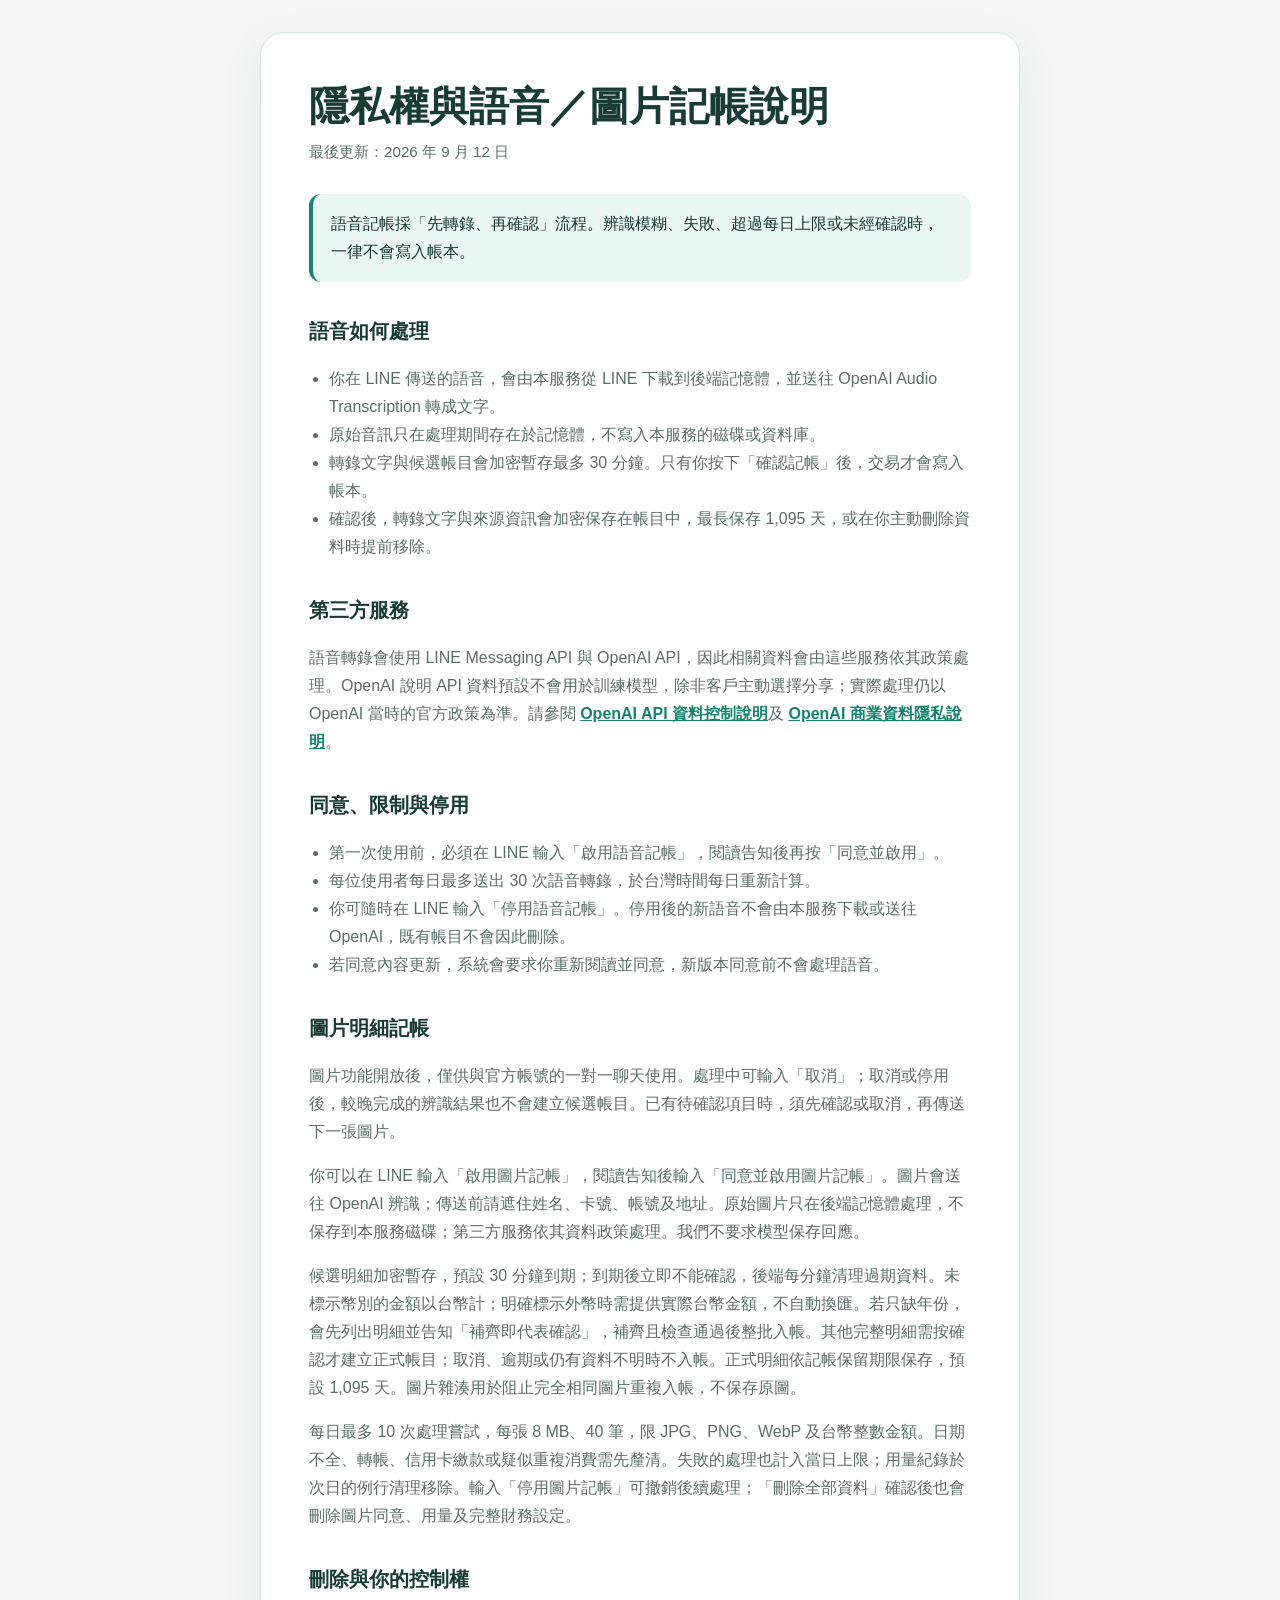
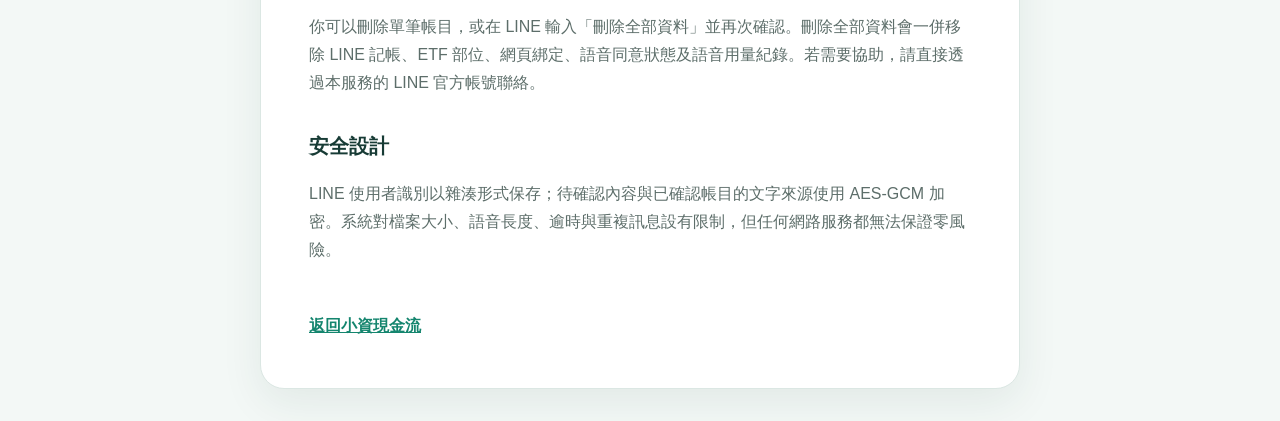
<file: webapp/privacy.html>
<!doctype html>
<html lang="zh-Hant-TW">
  <head>
    <meta charset="utf-8" />
    <meta name="viewport" content="width=device-width, initial-scale=1" />
    <meta name="color-scheme" content="light" />
    <title>隱私權與語音／圖片記帳說明｜小資現金流</title>
    <style>
      :root { color-scheme: light; --ink: #173b35; --muted: #5d6e6a; --accent: #14856e; --line: #dbe7e3; --surface: #ffffff; --background: #f3f8f6; }
      * { box-sizing: border-box; }
      body { margin: 0; background: var(--background); color: var(--ink); font-family: -apple-system, BlinkMacSystemFont, "Segoe UI", "Noto Sans TC", sans-serif; line-height: 1.75; }
      main { width: min(760px, calc(100% - 32px)); margin: 32px auto; padding: clamp(24px, 5vw, 48px); background: var(--surface); border: 1px solid var(--line); border-radius: 24px; box-shadow: 0 14px 42px rgba(23, 59, 53, .08); }
      h1 { margin: 0 0 8px; font-size: clamp(1.8rem, 6vw, 2.5rem); line-height: 1.25; }
      h2 { margin: 32px 0 8px; font-size: 1.25rem; }
      p, li { color: var(--muted); }
      ul { padding-left: 1.25rem; }
      a { color: var(--accent); font-weight: 650; }
      .updated { margin: 0 0 28px; font-size: .95rem; }
      .notice { padding: 16px 18px; border-left: 4px solid var(--accent); border-radius: 12px; background: #eaf6f2; color: var(--ink); }
      .back { display: inline-block; margin-top: 32px; }
    </style>
  </head>
  <body>
    <main>
      <h1>隱私權與語音／圖片記帳說明</h1>
      <p class="updated">最後更新：2026 年 9 月 12 日</p>

      <p class="notice">語音記帳採「先轉錄、再確認」流程。辨識模糊、失敗、超過每日上限或未經確認時，一律不會寫入帳本。</p>

      <h2>語音如何處理</h2>
      <ul>
        <li>你在 LINE 傳送的語音，會由本服務從 LINE 下載到後端記憶體，並送往 OpenAI Audio Transcription 轉成文字。</li>
        <li>原始音訊只在處理期間存在於記憶體，不寫入本服務的磁碟或資料庫。</li>
        <li>轉錄文字與候選帳目會加密暫存最多 30 分鐘。只有你按下「確認記帳」後，交易才會寫入帳本。</li>
        <li>確認後，轉錄文字與來源資訊會加密保存在帳目中，最長保存 1,095 天，或在你主動刪除資料時提前移除。</li>
      </ul>

      <h2>第三方服務</h2>
      <p>語音轉錄會使用 LINE Messaging API 與 OpenAI API，因此相關資料會由這些服務依其政策處理。OpenAI 說明 API 資料預設不會用於訓練模型，除非客戶主動選擇分享；實際處理仍以 OpenAI 當時的官方政策為準。請參閱 <a href="https://platform.openai.com/docs/models/default-usage-policies-by-endpoint" rel="noopener noreferrer">OpenAI API 資料控制說明</a>及 <a href="https://openai.com/business-data/" rel="noopener noreferrer">OpenAI 商業資料隱私說明</a>。</p>

      <h2>同意、限制與停用</h2>
      <ul>
        <li>第一次使用前，必須在 LINE 輸入「啟用語音記帳」，閱讀告知後再按「同意並啟用」。</li>
        <li>每位使用者每日最多送出 30 次語音轉錄，於台灣時間每日重新計算。</li>
        <li>你可隨時在 LINE 輸入「停用語音記帳」。停用後的新語音不會由本服務下載或送往 OpenAI，既有帳目不會因此刪除。</li>
        <li>若同意內容更新，系統會要求你重新閱讀並同意，新版本同意前不會處理語音。</li>
      </ul>

      <h2>圖片明細記帳</h2>
      <p>圖片功能開放後，僅供與官方帳號的一對一聊天使用。處理中可輸入「取消」；取消或停用後，較晚完成的辨識結果也不會建立候選帳目。已有待確認項目時，須先確認或取消，再傳送下一張圖片。</p>
      <p>你可以在 LINE 輸入「啟用圖片記帳」，閱讀告知後輸入「同意並啟用圖片記帳」。圖片會送往 OpenAI 辨識；傳送前請遮住姓名、卡號、帳號及地址。原始圖片只在後端記憶體處理，不保存到本服務磁碟；第三方服務依其資料政策處理。我們不要求模型保存回應。</p>
      <p>候選明細加密暫存，預設 30 分鐘到期；到期後立即不能確認，後端每分鐘清理過期資料。未標示幣別的金額以台幣計；明確標示外幣時需提供實際台幣金額，不自動換匯。若只缺年份，會先列出明細並告知「補齊即代表確認」，補齊且檢查通過後整批入帳。其他完整明細需按確認才建立正式帳目；取消、逾期或仍有資料不明時不入帳。正式明細依記帳保留期限保存，預設 1,095 天。圖片雜湊用於阻止完全相同圖片重複入帳，不保存原圖。</p>
      <p>每日最多 10 次處理嘗試，每張 8 MB、40 筆，限 JPG、PNG、WebP 及台幣整數金額。日期不全、轉帳、信用卡繳款或疑似重複消費需先釐清。失敗的處理也計入當日上限；用量紀錄於次日的例行清理移除。輸入「停用圖片記帳」可撤銷後續處理；「刪除全部資料」確認後也會刪除圖片同意、用量及完整財務設定。</p>
      <h2>刪除與你的控制權</h2>
      <p>你可以刪除單筆帳目，或在 LINE 輸入「刪除全部資料」並再次確認。刪除全部資料會一併移除 LINE 記帳、ETF 部位、網頁綁定、語音同意狀態及語音用量紀錄。若需要協助，請直接透過本服務的 LINE 官方帳號聯絡。</p>

      <h2>安全設計</h2>
      <p>LINE 使用者識別以雜湊形式保存；待確認內容與已確認帳目的文字來源使用 AES-GCM 加密。系統對檔案大小、語音長度、逾時與重複訊息設有限制，但任何網路服務都無法保證零風險。</p>

      <a class="back" href="./">返回小資現金流</a>
    </main>
  </body>
</html>
</file>
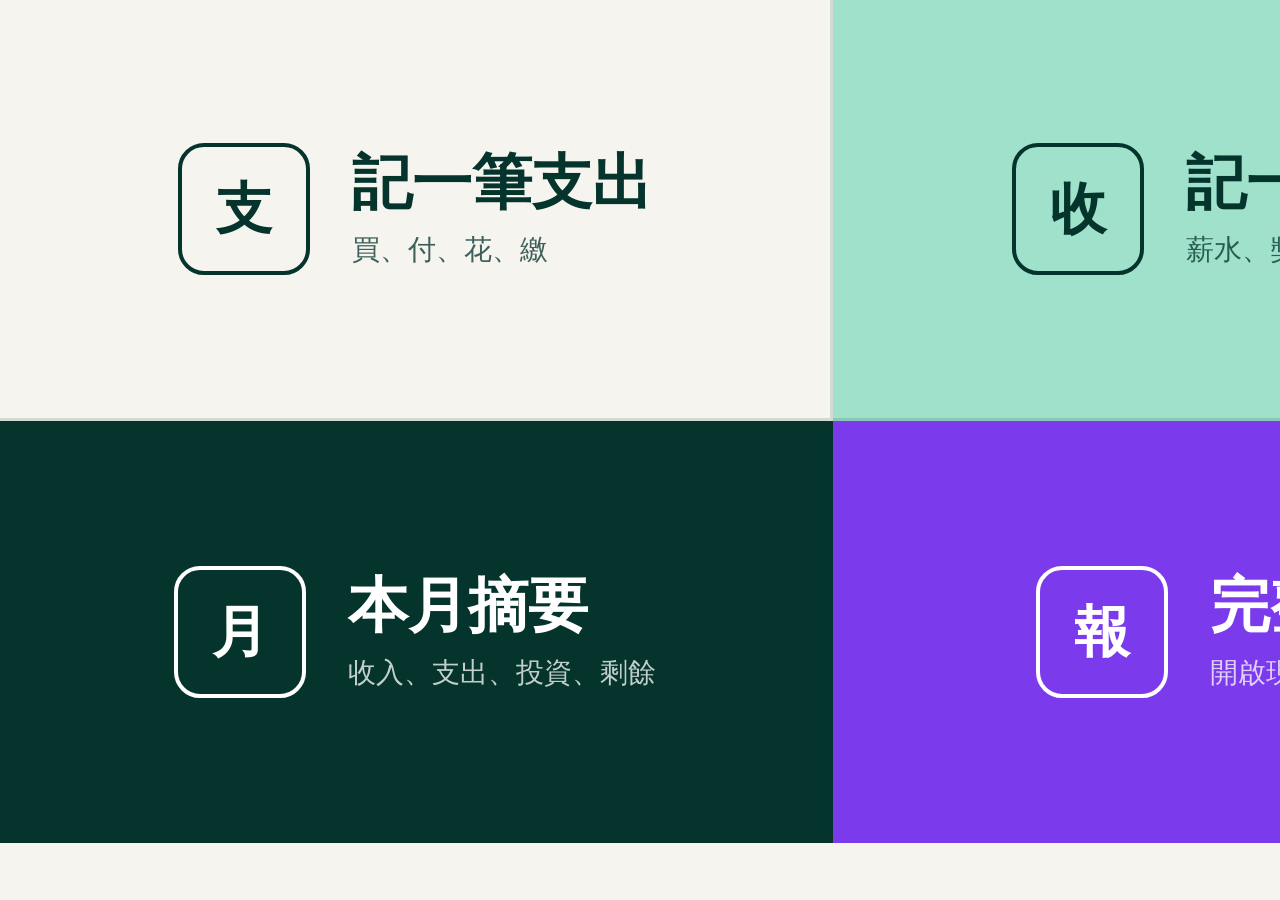
<file: webapp/assets/line-rich-menu.html>
<!doctype html>
<html lang="zh-Hant">
<head>
  <meta charset="utf-8" />
  <meta name="viewport" content="width=2500, initial-scale=1" />
  <style>
    * { box-sizing: border-box; }
    html, body { width: 2500px; height: 843px; margin: 0; overflow: hidden; }
    body { font-family: "Microsoft JhengHei", "Noto Sans TC", sans-serif; background: #f6f4ef; color: #04342c; }
    .menu { display: grid; grid-template-columns: 833px 834px 833px; grid-template-rows: 421px 422px; width: 2500px; height: 843px; }
    .item {
      position: relative;
      display: flex;
      align-items: center;
      justify-content: center;
      gap: 42px;
      padding: 42px;
      border-right: 3px solid rgba(4, 52, 44, 0.14);
      border-bottom: 3px solid rgba(4, 52, 44, 0.14);
      background: #f6f4ef;
    }
    .item:nth-child(3n) { border-right: 0; }
    .item:nth-child(n+4) { border-bottom: 0; }
    .item.dark { background: #04342c; color: #ffffff; }
    .item.mint { background: #9fe1cb; }
    .item.purple { background: #7c3aed; color: #ffffff; }
    .icon {
      display: grid;
      place-items: center;
      width: 132px;
      height: 132px;
      border: 4px solid currentColor;
      border-radius: 26px;
      font-size: 56px;
      font-weight: 800;
      line-height: 1;
    }
    .copy { min-width: 0; }
    strong { display: block; font-size: 60px; line-height: 1.12; letter-spacing: 0; white-space: nowrap; }
    span { display: block; margin-top: 16px; font-size: 28px; line-height: 1.3; opacity: 0.76; white-space: nowrap; }
  </style>
</head>
<body>
  <main class="menu">
    <section class="item"><div class="icon">支</div><div class="copy"><strong>記一筆支出</strong><span>買、付、花、繳</span></div></section>
    <section class="item mint"><div class="icon">收</div><div class="copy"><strong>記一筆收入</strong><span>薪水、獎金、額外收入</span></div></section>
    <section class="item"><div class="icon">ETF</div><div class="copy"><strong>ETF 配置</strong><span>投入金額與累積部位</span></div></section>
    <section class="item dark"><div class="icon">月</div><div class="copy"><strong>本月摘要</strong><span>收入、支出、投資、剩餘</span></div></section>
    <section class="item purple"><div class="icon">報</div><div class="copy"><strong>完整報告</strong><span>開啟現金流健檢網站</span></div></section>
    <section class="item dark"><div class="icon">綁</div><div class="copy"><strong>綁定網頁</strong><span>連接你的健檢報告</span></div></section>
  </main>
</body>
</html>
</file>
